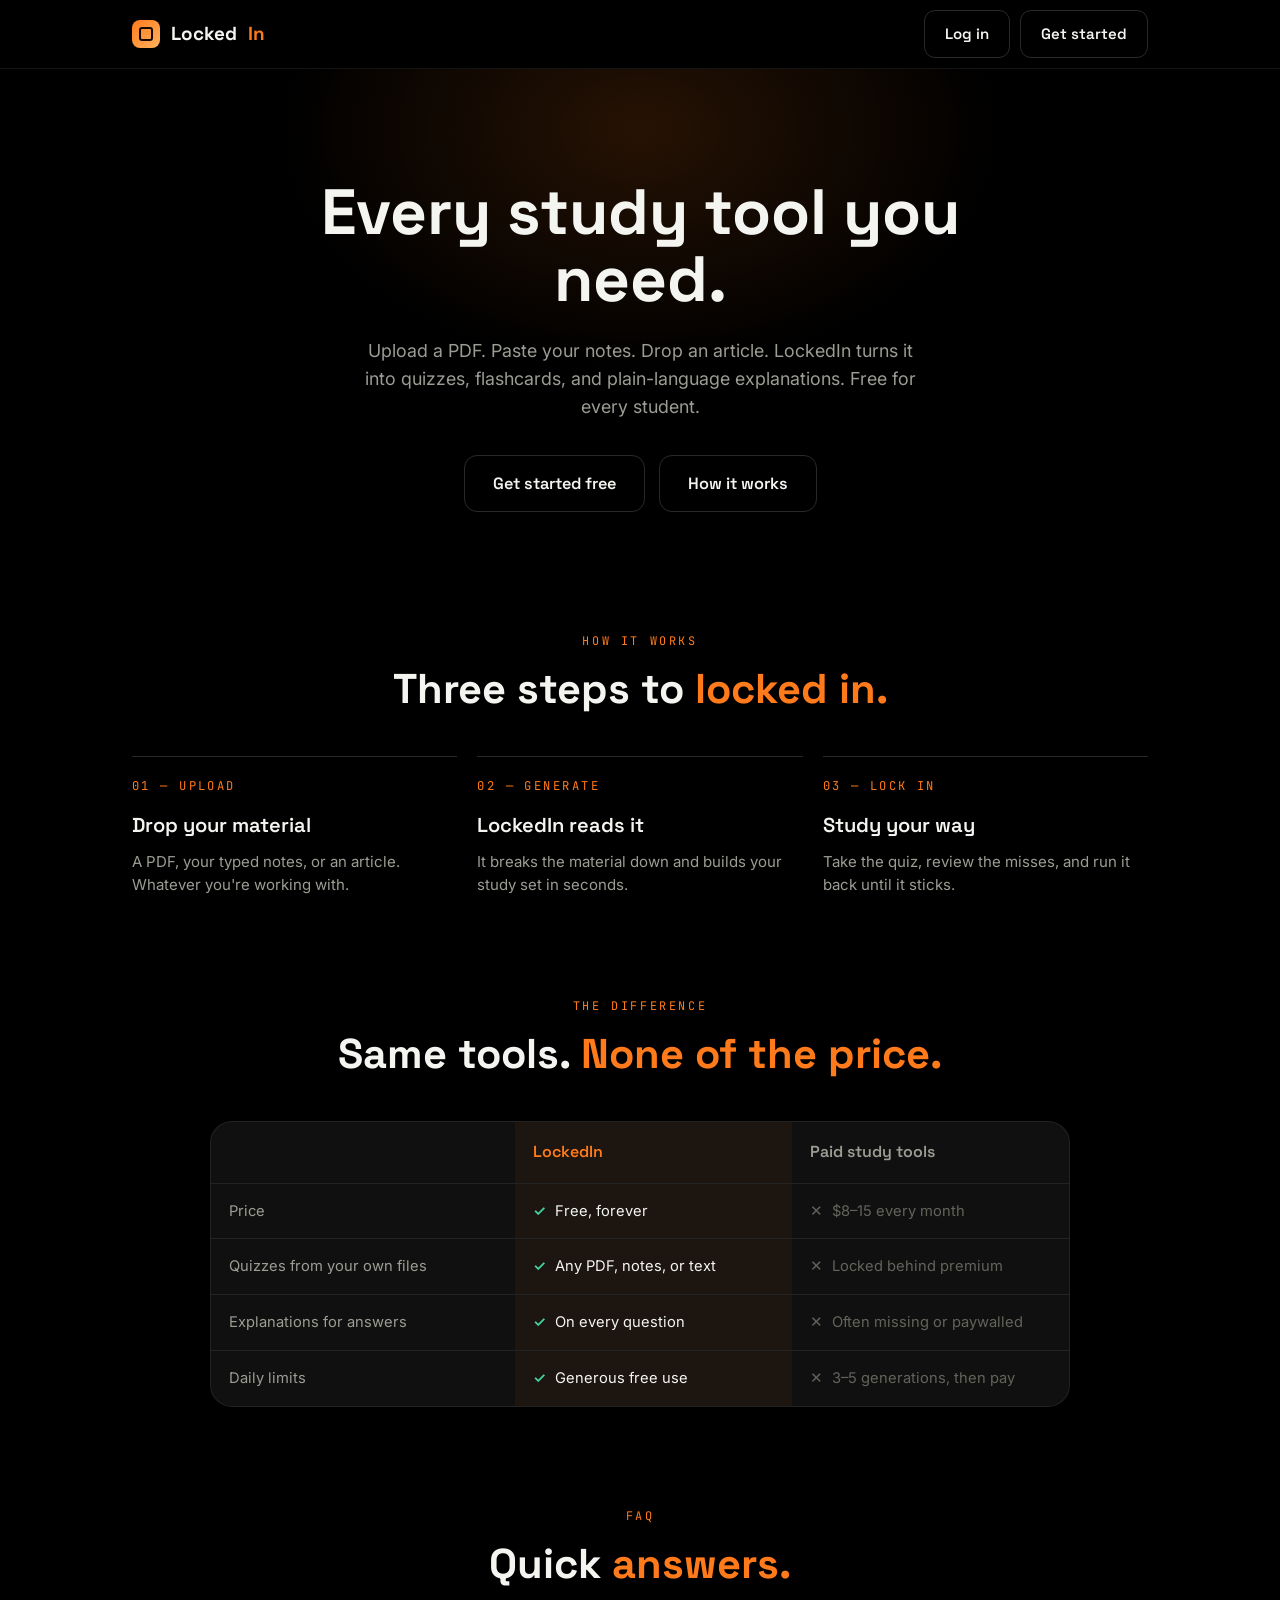
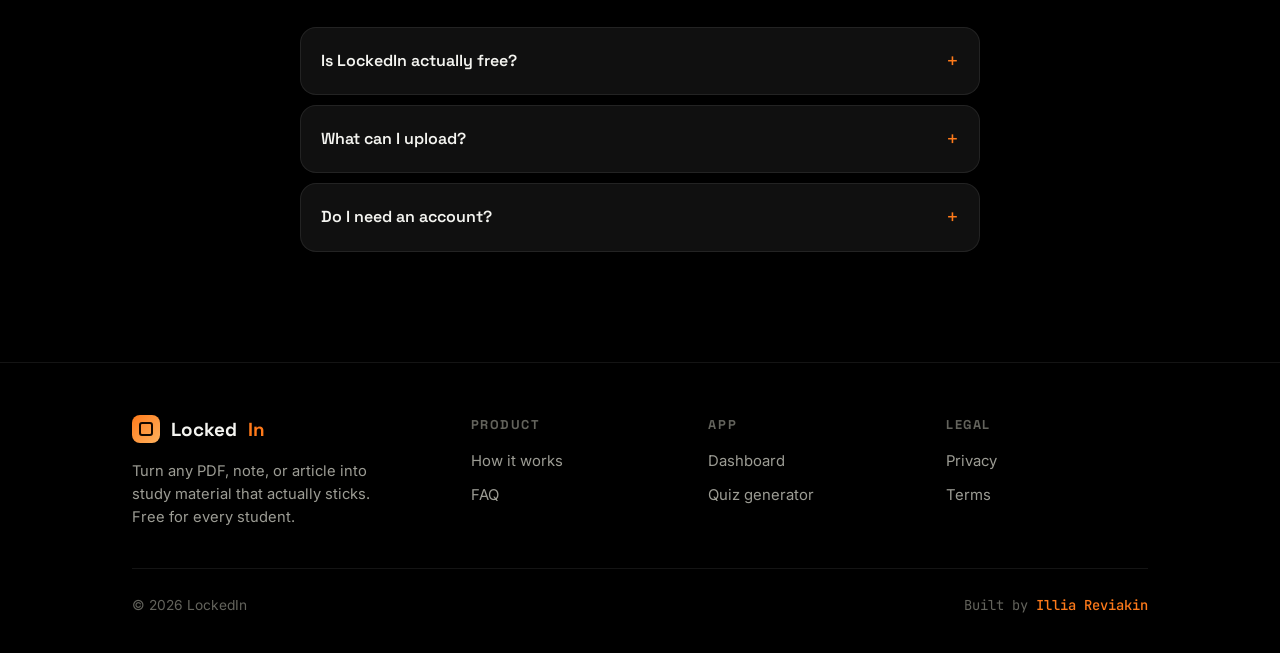
<file: index.html>
<!DOCTYPE html>
<html lang="en">

<head>
    <meta charset="UTF-8">
    <meta name="viewport" content="width=device-width, initial-scale=1.0">

    <title>LockedIn</title>

    <link rel="preconnect" href="https://fonts.googleapis.com">
    <link rel="preconnect" href="https://fonts.gstatic.com" crossorigin>

    <link href="https://fonts.googleapis.com/css2?family=Space+Grotesk:wght@400;500;600;700&family=Inter:wght@400;500;600&family=JetBrains+Mono:wght@400;500&display=swap" rel="stylesheet">

    <link href="css/core/global.css" rel="stylesheet">
    <link href="css/core/loader.css" rel="stylesheet">
    <link href="css/core/footer.css" rel="stylesheet">

    <link href="css/landing.css" rel="stylesheet">
</head>

<body>

<div class="loader" id="loader">
    <div class="loader-brand">
        <span class="loader-mark"></span>
        Locked<span>In</span>
    </div>
    <div class="loader-track">
        <div class="loader-bar"></div>
    </div>
    <span class="loader-label">Locking in</span>
</div>

<nav class="topnav">
    <div class="wrap topnav-inner">
        <a href="index.html" class="brand"><span class="brand-mark"></span>Locked<span>In</span></a>
        <div class="topnav-actions">
            <a href="dashboard.html" class="btn">Log in</a>
            <a href="dashboard.html" class="btn">Get started</a>
        </div>
    </div>
</nav>

<main class="landing">
    <div class="hero-orb" aria-hidden="true"></div>

    <header class="lhero">
        <div class="wrap">
            <h1 class="rise r2">Every study tool you need.</h1>
            <p class="lhero-sub rise r3">Upload a PDF. Paste your notes. Drop an article. LockedIn turns it into quizzes, flashcards, and plain-language explanations. Free for every student.</p>
            <div class="lhero-actions rise r4">
                <a href="dashboard.html" class="btn btn-lg">Get started free</a>
                <a href="#how" class="btn btn-lg">How it works</a>
            </div>
        </div>
    </header>

    <section class="steps reveal" id="how">
        <div class="wrap">
            <div class="section-label mono">How it works</div>
            <h2 class="section-head">Three steps to <em>locked in.</em></h2>
            <div class="step-grid">
                <div class="step">
                    <div class="step-n mono">01 — UPLOAD</div>
                    <h4>Drop your material</h4>
                    <p>A PDF, your typed notes, or an article. Whatever you're working with.</p>
                </div>
                <div class="step">
                    <div class="step-n mono">02 — GENERATE</div>
                    <h4>LockedIn reads it</h4>
                    <p>It breaks the material down and builds your study set in seconds.</p>
                </div>
                <div class="step">
                    <div class="step-n mono">03 — LOCK IN</div>
                    <h4>Study your way</h4>
                    <p>Take the quiz, review the misses, and run it back until it sticks.</p>
                </div>
            </div>
        </div>
    </section>

    <section class="compare reveal">
        <div class="wrap">
            <div class="section-label mono">The difference</div>
            <h2 class="section-head">Same tools. <em>None of the price.</em></h2>
            <div class="cmp-table">
                <div class="cmp-row cmp-head">
                    <div></div>
                    <div class="cmp-us">LockedIn</div>
                    <div class="cmp-them">Paid study tools</div>
                </div>
                <div class="cmp-row">
                    <div class="cmp-label">Price</div>
                    <div class="cmp-us"><span class="yes">✓</span>Free, forever</div>
                    <div class="cmp-them"><span class="no">✕</span>$8–15 every month</div>
                </div>
                <div class="cmp-row">
                    <div class="cmp-label">Quizzes from your own files</div>
                    <div class="cmp-us"><span class="yes">✓</span>Any PDF, notes, or text</div>
                    <div class="cmp-them"><span class="no">✕</span>Locked behind premium</div>
                </div>
                <div class="cmp-row">
                    <div class="cmp-label">Explanations for answers</div>
                    <div class="cmp-us"><span class="yes">✓</span>On every question</div>
                    <div class="cmp-them"><span class="no">✕</span>Often missing or paywalled</div>
                </div>
                <div class="cmp-row">
                    <div class="cmp-label">Daily limits</div>
                    <div class="cmp-us"><span class="yes">✓</span>Generous free use</div>
                    <div class="cmp-them"><span class="no">✕</span>3–5 generations, then pay</div>
                </div>
            </div>
        </div>
    </section>

    <section class="faq reveal" id="faq">
        <div class="wrap">
            <div class="section-label mono">FAQ</div>
            <h2 class="section-head">Quick <em>answers.</em></h2>

            <div class="faq-list">

                <details class="faq-item">
                    <summary>Is LockedIn actually free?<span class="faq-ic">+</span></summary>
                    <p>Yes. No card, no trial, no premium tier hiding the good features. It's built to stay free for students.</p>
                </details>

                <details class="faq-item">
                    <summary>What can I upload?<span class="faq-ic">+</span></summary>
                    <p>PDF, TXT, and Markdown files, or just paste text straight in. More formats like video transcripts are on the roadmap.</p>
                </details>

                <details class="faq-item">
                    <summary>Do I need an account?<span class="faq-ic">+</span></summary>
                    <p>Accounts are coming soon so you can save your sets and track progress. For now you can jump straight in.</p>
                </details>

            </div>

        </div>

    </section>

    <div id="footer-root"></div>
</main>

<script src="js/core/loader.js"></script>
<script src="js/core/includes.js"></script>
<script src="js/pages/landing.js"></script>

</body>
</html>
</file>
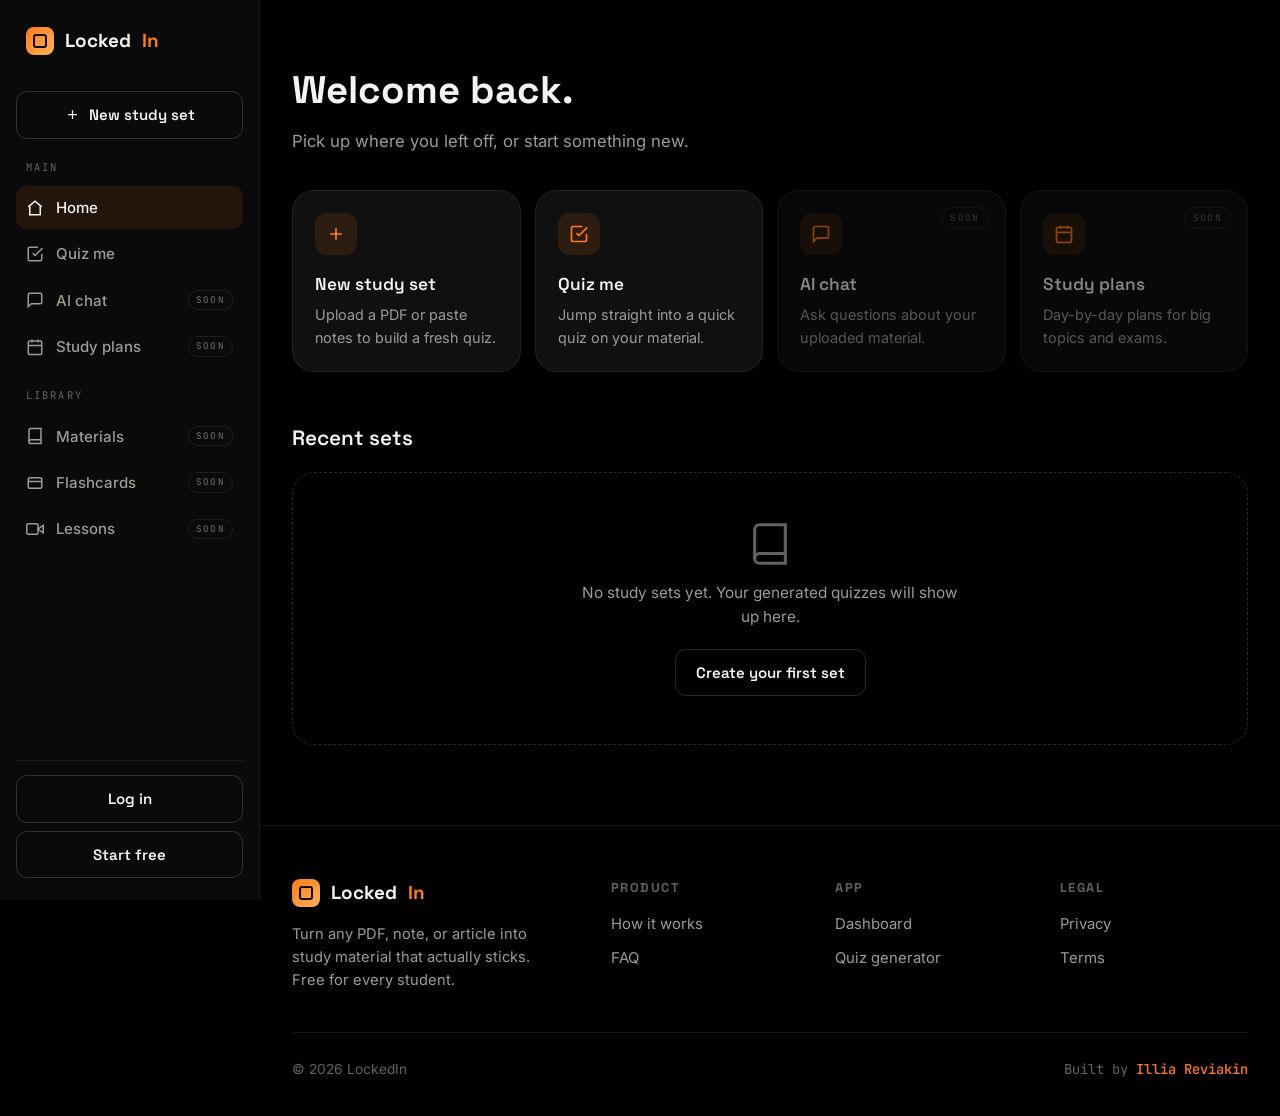
<file: dashboard.html>
<!DOCTYPE html>
<html lang="en">
<head>
    <meta charset="UTF-8">
    <meta name="viewport" content="width=device-width, initial-scale=1.0">

    <title>LockedIn — Home</title>

    <link rel="preconnect" href="https://fonts.googleapis.com">
    <link rel="preconnect" href="https://fonts.gstatic.com" crossorigin>

    <link href="https://fonts.googleapis.com/css2?family=Space+Grotesk:wght@400;500;600;700&family=Inter:wght@400;500;600&family=JetBrains+Mono:wght@400;500&display=swap" rel="stylesheet">

    <link href="css/core/global.css" rel="stylesheet">

    <link href="css/core/loader.css" rel="stylesheet">
    <link href="css/core/nav.css" rel="stylesheet">
    <link href="css/core/footer.css" rel="stylesheet">

    <link href="css/dashboard.css" rel="stylesheet">
</head>

<body>

<div class="loader" id="loader">
    <div class="loader-brand">
        <span class="loader-mark"></span>
        Locked<span>In</span>
    </div>
    <div class="loader-track">
        <div class="loader-bar"></div>
    </div>
    <span class="loader-label">Locking in</span>
</div>

<div id="nav-root"></div>

<div class="content">
    <main class="dash">
        <div class="wrap">
            <header class="dash-head">
                <h1>Welcome back.</h1>
                <p>Pick up where you left off, or start something new.</p>
            </header>

            <section class="dash-actions">
                <a href="study.html" class="action-card">
                    <div class="action-ic">
                        <svg viewBox="0 0 24 24" fill="none" stroke="currentColor" stroke-width="2"><path d="M12 5v14M5 12h14"/></svg>
                    </div>
                    <h3>New study set</h3>
                    <p>Upload a PDF or paste notes to build a fresh quiz.</p>
                </a>
                <a href="study.html" class="action-card">
                    <div class="action-ic">
                        <svg viewBox="0 0 24 24" fill="none" stroke="currentColor" stroke-width="2"><path d="M9 11l3 3L22 4"/><path d="M21 12v7a2 2 0 0 1-2 2H5a2 2 0 0 1-2-2V5a2 2 0 0 1 2-2h11"/></svg>
                    </div>
                    <h3>Quiz me</h3>
                    <p>Jump straight into a quick quiz on your material.</p>
                </a>
                <div class="action-card disabled">
                    <span class="soon-tag mono">SOON</span>
                    <div class="action-ic">
                        <svg viewBox="0 0 24 24" fill="none" stroke="currentColor" stroke-width="2"><path d="M21 15a2 2 0 0 1-2 2H7l-4 4V5a2 2 0 0 1 2-2h14a2 2 0 0 1 2 2z"/></svg>
                    </div>
                    <h3>AI chat</h3>
                    <p>Ask questions about your uploaded material.</p>
                </div>
                <div class="action-card disabled">
                    <span class="soon-tag mono">SOON</span>
                    <div class="action-ic">
                        <svg viewBox="0 0 24 24" fill="none" stroke="currentColor" stroke-width="2"><path d="M8 2v4M16 2v4M3 10h18"/><rect x="3" y="4" width="18" height="18" rx="2"/></svg>
                    </div>
                    <h3>Study plans</h3>
                    <p>Day-by-day plans for big topics and exams.</p>
                </div>
            </section>

            <section class="dash-recent">
                <div class="recent-head">
                    <h2>Recent sets</h2>
                </div>
                <div class="recent-empty">
                    <div class="empty-ic">
                        <svg viewBox="0 0 24 24" fill="none" stroke="currentColor" stroke-width="1.6"><path d="M4 19.5A2.5 2.5 0 0 1 6.5 17H20"/><path d="M6.5 2H20v20H6.5A2.5 2.5 0 0 1 4 19.5v-15A2.5 2.5 0 0 1 6.5 2z"/></svg>
                    </div>
                    <p>No study sets yet. Your generated quizzes will show up here.</p>
                    <a href="study.html" class="btn">Create your first set</a>
                </div>
            </section>
        </div>
    </main>

    <div id="footer-root"></div>
</div>

<script src="js/core/loader.js"></script>
<script src="js/core/includes.js"></script>
</body>
</html>
</file>
<file: css/core/global.css>
:root {
    --ink: #000000;
    --ink-2: #0A0A0A;
    --panel: #101010;
    --panel-2: #171717;
    --line: rgba(255, 255, 255, 0.08);
    --line-strong: rgba(255, 255, 255, 0.16);
    --text: #F4F4F0;
    --muted: #9C9C94;
    --faint: #63635C;
    --accent: #FF7A1A;
    --accent-2: #FFB25E;
    --accent-ink: #140800;
    --ok: #43D6A0;
    --r: 16px;
    --r-lg: 22px;
    --sidebar-w: 260px;
}

* {
    margin: 0;
    padding: 0;
    box-sizing: border-box;
}

html {
    scroll-behavior: smooth;
}

body {
    background: var(--ink);
    color: var(--text);
    font-family: 'Inter', sans-serif;
    line-height: 1.55;
    overflow-x: hidden;
}

.content {
    margin-left: var(--sidebar-w);
}

.wrap {
    max-width: 1080px;
    margin: 0 auto;
    padding: 0 32px;
}

a {
    color: inherit;
    text-decoration: none;
}

.mono {
    font-family: 'JetBrains Mono', monospace;
}

.brand {
    display: flex;
    align-items: center;
    gap: 11px;
    font-family: 'Space Grotesk';
    font-weight: 700;
    font-size: 1.18rem;
}

.brand-mark {
    width: 28px;
    height: 28px;
    border-radius: 8px;
    position: relative;
    background: linear-gradient(135deg, var(--accent), var(--accent-2));
}

.brand-mark::before {
    content: "";
    position: absolute;
    top: 7px;
    left: 7px;
    right: 7px;
    bottom: 7px;
    border: 2px solid var(--accent-ink);
    border-radius: 3px;
}

.brand span {
    color: var(--accent);
}

.btn {
    font-family: 'Space Grotesk';
    font-weight: 600;
    font-size: 0.94rem;
    padding: 11px 20px;
    border-radius: 11px;
    cursor: pointer;
    background: transparent;
    color: var(--text);
    border: 1px solid var(--line-strong);
    transition: 0.2s;
    display: inline-flex;
    align-items: center;
    justify-content: center;
    gap: 9px;
    white-space: nowrap;
}

.btn:hover {
    border-color: var(--accent);
    color: #fff;
    background: rgba(255, 122, 26, 0.06);
}

.btn-lg {
    padding: 15px 28px;
    font-size: 1.02rem;
    border-radius: 13px;
}

.eyebrow {
    display: inline-flex;
    align-items: center;
    gap: 9px;
    font-family: 'JetBrains Mono';
    font-size: 0.74rem;
    letter-spacing: 0.22em;
    color: var(--accent);
    text-transform: uppercase;
    margin-bottom: 26px;
    padding: 7px 13px;
    border: 1px solid var(--line);
    border-radius: 100px;
}

.eyebrow::before {
    content: "";
    width: 6px;
    height: 6px;
    border-radius: 50%;
    background: var(--accent);
}

.section-label {
    font-family: 'JetBrains Mono';
    font-size: 0.74rem;
    letter-spacing: 0.22em;
    color: var(--accent);
    text-transform: uppercase;
    margin-bottom: 16px;
}

.section-head {
    font-family: 'Space Grotesk';
    font-weight: 700;
    font-size: 2.6rem;
    line-height: 1.1;
    max-width: 640px;
}

.section-head em {
    font-style: normal;
    color: var(--accent);
}

@media (max-width: 900px) {
    .content {
        margin-left: 0;
        padding-top: 64px;
    }

    .section-head {
        font-size: 2rem;
    }
}

@media (max-width: 560px) {
    .wrap {
        padding: 0 20px;
    }
}
</file>
<file: css/core/loader.css>
.loader {
    position: fixed;
    top: 0;
    left: 0;
    right: 0;
    bottom: 0;
    z-index: 100;
    background: var(--ink);
    display: flex;
    flex-direction: column;
    align-items: center;
    justify-content: center;
    gap: 26px;
    transition: opacity 0.45s ease, visibility 0.45s ease;
}

.loader.done {
    opacity: 0;
    visibility: hidden;
}

.loader-brand {
    display: flex;
    align-items: center;
    gap: 13px;
    font-family: 'Space Grotesk';
    font-weight: 700;
    font-size: 1.7rem;
}

.loader-brand span {
    color: var(--accent);
}

.loader-mark {
    width: 40px;
    height: 40px;
    border-radius: 12px;
    position: relative;
    background: linear-gradient(135deg, var(--accent), var(--accent-2));
    animation: loaderPulse 1.1s ease-in-out infinite;
}

.loader-mark::before {
    content: "";
    position: absolute;
    top: 10px;
    left: 10px;
    right: 10px;
    bottom: 10px;
    border: 2px solid var(--accent-ink);
    border-radius: 4px;
}

@keyframes loaderPulse {
    0%, 100% {
        opacity: 1;
    }
    50% {
        opacity: 0.7;
    }
}

.loader-track {
    width: 280px;
    max-width: 60vw;
    height: 2px;
    border-radius: 2px;
    background: var(--line);
    overflow: hidden;
}

.loader-bar {
    height: 100%;
    width: 0;
    border-radius: 2px;
    background: linear-gradient(90deg, var(--accent), var(--accent-2));
    animation: loaderFill 0.9s ease-out forwards;
}

@keyframes loaderFill {
    0% {
        width: 0;
    }
    60% {
        width: 72%;
    }
    100% {
        width: 100%;
    }
}

.loader-label {
    font-family: 'JetBrains Mono';
    font-size: 0.68rem;
    letter-spacing: 0.32em;
    color: var(--faint);
    text-transform: uppercase;
}
</file>
<file: css/core/footer.css>
.footer {
    border-top: 1px solid var(--line);
    padding: 52px 0 36px;
    margin-top: 50px;
    position: relative;
    z-index: 1;
}

.foot-grid {
    display: grid;
    grid-template-columns: 1.5fr 1fr 1fr 1fr;
    gap: 36px;
    margin-bottom: 40px;
}

.foot-brand p {
    color: var(--muted);
    font-size: 0.92rem;
    margin-top: 16px;
    max-width: 260px;
}

.foot-free {
    display: inline-block;
    margin-top: 14px;
    font-size: 0.62rem;
    letter-spacing: 0.16em;
    color: var(--ok);
    border: 1px solid rgba(67, 214, 160, 0.3);
    border-radius: 100px;
    padding: 5px 11px;
}

.foot-col h5 {
    font-family: 'Space Grotesk';
    font-size: 0.8rem;
    letter-spacing: 0.12em;
    text-transform: uppercase;
    color: var(--faint);
    margin-bottom: 15px;
}

.foot-col a {
    display: block;
    color: var(--muted);
    font-size: 0.93rem;
    margin-bottom: 11px;
    transition: color 0.2s;
}

.foot-col a:hover {
    color: var(--accent);
}

.foot-bottom {
    display: flex;
    justify-content: space-between;
    align-items: center;
    padding-top: 26px;
    border-top: 1px solid var(--line);
    flex-wrap: wrap;
    gap: 12px;
}

.foot-bottom span {
    color: var(--faint);
    font-size: 0.86rem;
}

.foot-bottom .made b {
    color: var(--accent);
    font-weight: 500;
}

@media (max-width: 900px) {
    .foot-grid {
        grid-template-columns: 1fr 1fr;
    }
}

@media (max-width: 560px) {
    .foot-grid {
        grid-template-columns: 1fr;
    }
}
</file>
<file: css/landing.css>
.topnav {
    position: sticky;
    top: 0;
    z-index: 50;
    background: var(--ink);
    border-bottom: 1px solid var(--line);
}

.topnav-inner {
    display: flex;
    align-items: center;
    justify-content: space-between;
    height: 68px;
}

.topnav-actions {
    display: flex;
    gap: 10px;
}

.landing {
    position: relative;
    overflow: hidden;
}

.hero-orb {
    position: absolute;
    top: -180px;
    left: 50%;
    margin-left: -360px;
    width: 720px;
    height: 480px;
    background: radial-gradient(closest-side, rgba(255, 122, 26, 0.15), transparent);
    pointer-events: none;
    animation: orbPulse 6s ease-in-out infinite;
}

@keyframes orbPulse {
    0%, 100% {
        opacity: 0.7;
    }
    50% {
        opacity: 1;
    }
}

.lhero {
    padding: 110px 0 60px;
    text-align: center;
    position: relative;
}

.lhero h1 {
    font-family: 'Space Grotesk';
    font-weight: 700;
    font-size: 4rem;
    line-height: 1.05;
    max-width: 820px;
    margin: 0 auto;
}

.lhero h1 em {
    font-style: normal;
    color: var(--accent);
}

.lhero-sub {
    color: var(--muted);
    font-size: 1.12rem;
    max-width: 560px;
    margin: 24px auto 34px;
}

.lhero-actions {
    display: flex;
    gap: 14px;
    justify-content: center;
    flex-wrap: wrap;
}

.rise {
    opacity: 0;
    animation: riseIn 0.7s ease-out forwards;
}

.rise.r1 { animation-delay: 0.05s; }
.rise.r2 { animation-delay: 0.15s; }
.rise.r3 { animation-delay: 0.28s; }
.rise.r4 { animation-delay: 0.4s; }

@keyframes riseIn {
    from {
        opacity: 0;
        transform: translateY(22px);
    }
    to {
        opacity: 1;
        transform: translateY(0);
    }
}

.reveal {
    opacity: 0;
    transform: translateY(26px);
    transition: 0.7s ease;
}

.reveal.in {
    opacity: 1;
    transform: translateY(0);
}

.steps {
    padding: 60px 0 40px;
}

.landing .section-label,
.landing .section-head {
    text-align: center;
    margin-left: auto;
    margin-right: auto;
}

.step-grid {
    display: grid;
    grid-template-columns: 1fr 1fr 1fr;
    gap: 20px;
    margin-top: 44px;
}

.step {
    border-top: 1px solid var(--line-strong);
    padding-top: 20px;
    text-align: left;
}

.step-n {
    font-family: 'JetBrains Mono';
    font-size: 0.76rem;
    color: var(--accent);
    letter-spacing: 0.2em;
    margin-bottom: 14px;
}

.step h4 {
    font-family: 'Space Grotesk';
    font-weight: 600;
    font-size: 1.26rem;
    margin-bottom: 9px;
}

.step p {
    color: var(--muted);
    font-size: 0.94rem;
}

.compare {
    padding: 60px 0 40px;
}

.cmp-table {
    max-width: 860px;
    margin: 44px auto 0;
    border: 1px solid var(--line);
    border-radius: var(--r-lg);
    overflow-x: auto;
    background: var(--panel);
}

.cmp-row {
    display: grid;
    grid-template-columns: 1.1fr 1fr 1fr;
    border-bottom: 1px solid var(--line);
    min-width: 560px;
}

.cmp-row:last-child {
    border-bottom: none;
}

.cmp-row > div {
    padding: 16px 18px;
    font-size: 0.92rem;
    display: flex;
    align-items: center;
    gap: 9px;
}

.cmp-head > div {
    font-family: 'Space Grotesk';
    font-weight: 600;
    font-size: 1rem;
    padding: 18px;
}

.cmp-head .cmp-us {
    color: var(--accent);
}

.cmp-head .cmp-them {
    color: var(--muted);
}

.cmp-label {
    color: var(--muted);
}

.cmp-us {
    background: rgba(255, 122, 26, 0.05);
    color: var(--text);
}

.cmp-them {
    color: var(--faint);
}

.yes {
    color: var(--ok);
    font-weight: 600;
}

.no {
    color: var(--faint);
}

.faq {
    padding: 60px 0 50px;
}

.faq-list {
    max-width: 680px;
    margin: 40px auto 0;
}

.faq-item {
    border: 1px solid var(--line);
    border-radius: var(--r);
    background: var(--panel);
    margin-bottom: 10px;
    transition: border-color 0.2s;
}

.faq-item[open] {
    border-color: var(--line-strong);
}

.faq-item summary {
    list-style: none;
    cursor: pointer;
    display: flex;
    align-items: center;
    justify-content: space-between;
    gap: 14px;
    padding: 17px 20px;
    font-family: 'Space Grotesk';
    font-weight: 600;
    font-size: 1rem;
}

.faq-item summary::-webkit-details-marker {
    display: none;
}

.faq-ic {
    color: var(--accent);
    font-size: 1.3rem;
    font-weight: 400;
    transition: transform 0.25s ease;
}

.faq-item[open] .faq-ic {
    transform: rotate(45deg);
}

.faq-item p {
    padding: 0 20px 18px;
    color: var(--muted);
    font-size: 0.94rem;
}

@media (max-width: 900px) {
    .lhero h1 {
        font-size: 2.6rem;
    }
}

@media (max-width: 700px) {
    .step-grid {
        grid-template-columns: 1fr;
    }

    .lhero {
        padding: 70px 0 50px;
    }

    .topnav-actions .btn {
        padding: 9px 14px;
        font-size: 0.88rem;
    }
}
</file>
<file: css/core/nav.css>
.sidebar {
    position: fixed;
    top: 0;
    left: 0;
    bottom: 0;
    width: var(--sidebar-w);
    background: var(--ink-2);
    border-right: 1px solid var(--line);
    display: flex;
    flex-direction: column;
    padding: 22px 16px;
    z-index: 60;
    transition: transform 0.28s ease;
}

.side-brand {
    padding: 4px 10px 22px;
}

.side-nav {
    flex: 1;
    display: flex;
    flex-direction: column;
    gap: 3px;
    overflow-y: auto;
}

.side-label {
    font-size: 0.66rem;
    letter-spacing: 0.2em;
    text-transform: uppercase;
    color: var(--faint);
    padding: 16px 10px 8px;
}

.side-link {
    display: flex;
    align-items: center;
    gap: 12px;
    padding: 10px;
    border-radius: 10px;
    color: var(--muted);
    font-size: 0.94rem;
    font-weight: 500;
    position: relative;
    transition: 0.18s;
}

.side-link svg {
    width: 18px;
    height: 18px;
}

.side-link:hover {
    background: rgba(255, 255, 255, 0.04);
    color: var(--text);
}

.side-link.active {
    background: rgba(255, 122, 26, 0.1);
    color: var(--text);
}

.side-link.active::before {
    content: "";
    position: absolute;
    left: -16px;
    top: 8px;
    bottom: 8px;
    width: 3px;
    border-radius: 0 3px 3px 0;
    background: var(--accent);
}

.side-link .soon {
    margin-left: auto;
    font-family: 'JetBrains Mono';
    font-size: 0.58rem;
    letter-spacing: 0.14em;
    color: var(--faint);
    border: 1px solid var(--line);
    border-radius: 100px;
    padding: 2px 7px;
}

.side-upload {
    margin: 14px 0 4px;
}

.side-upload .btn {
    width: 100%;
}

.side-bottom {
    border-top: 1px solid var(--line);
    padding-top: 14px;
    display: flex;
    flex-direction: column;
    gap: 8px;
}

.side-bottom .free-note {
    font-family: 'JetBrains Mono';
    font-size: 0.64rem;
    letter-spacing: 0.12em;
    color: var(--ok);
    text-align: center;
    padding-bottom: 4px;
}

.topbar {
    display: none;
    position: fixed;
    top: 0;
    left: 0;
    right: 0;
    height: 64px;
    align-items: center;
    justify-content: space-between;
    padding: 0 20px;
    background: var(--ink);
    border-bottom: 1px solid var(--line);
    z-index: 55;
}

.menu-toggle {
    background: none;
    border: 1px solid var(--line-strong);
    border-radius: 10px;
    width: 40px;
    height: 40px;
    cursor: pointer;
    color: var(--text);
}

.menu-toggle span {
    display: block;
    width: 16px;
    height: 2px;
    background: currentColor;
    margin: 3px auto;
    transition: 0.25s;
}

.side-overlay {
    display: none;
    position: fixed;
    top: 0;
    left: 0;
    right: 0;
    bottom: 0;
    background: rgba(0, 0, 0, 0.55);
    z-index: 58;
    opacity: 0;
    transition: opacity 0.25s;
}

@media (max-width: 900px) {
    .sidebar {
        transform: translateX(-100%);
    }

    body.side-open .sidebar {
        transform: translateX(0);
    }

    .topbar {
        display: flex;
    }

    .side-overlay {
        display: block;
        pointer-events: none;
    }

    body.side-open .side-overlay {
        opacity: 1;
        pointer-events: auto;
    }

    body.side-open .menu-toggle span:nth-child(1) {
        transform: translateY(5px) rotate(45deg);
    }

    body.side-open .menu-toggle span:nth-child(2) {
        opacity: 0;
    }

    body.side-open .menu-toggle span:nth-child(3) {
        transform: translateY(-5px) rotate(-45deg);
    }
}
</file>
<file: css/dashboard.css>
.dash {
    padding: 60px 0 30px;
    min-height: 70vh;
}

.dash-head h1 {
    font-family: 'Space Grotesk';
    font-weight: 700;
    font-size: 2.4rem;
}

.dash-head p {
    color: var(--muted);
    font-size: 1.05rem;
    margin-top: 8px;
}

.dash-actions {
    display: grid;
    grid-template-columns: 1fr 1fr 1fr 1fr;
    gap: 14px;
    margin-top: 36px;
}

.action-card {
    position: relative;
    background: var(--panel);
    border: 1px solid var(--line);
    border-radius: var(--r-lg);
    padding: 22px;
    transition: 0.25s ease;
}

.action-card:hover {
    transform: translateY(-4px);
    border-color: var(--line-strong);
    background: var(--panel-2);
}

.action-card.disabled {
    opacity: 0.55;
    cursor: default;
}

.action-card.disabled:hover {
    transform: none;
    border-color: var(--line);
    background: var(--panel);
}

.action-ic {
    width: 42px;
    height: 42px;
    border-radius: 12px;
    background: rgba(255, 122, 26, 0.12);
    display: flex;
    align-items: center;
    justify-content: center;
    color: var(--accent);
    margin-bottom: 16px;
}

.action-ic svg {
    width: 20px;
    height: 20px;
}

.action-card h3 {
    font-family: 'Space Grotesk';
    font-weight: 600;
    font-size: 1.08rem;
    margin-bottom: 7px;
}

.action-card p {
    color: var(--muted);
    font-size: 0.9rem;
}

.soon-tag {
    position: absolute;
    top: 16px;
    right: 16px;
    font-size: 0.58rem;
    letter-spacing: 0.14em;
    color: var(--faint);
    border: 1px solid var(--line);
    border-radius: 100px;
    padding: 3px 8px;
}

.dash-recent {
    margin-top: 50px;
}

.recent-head h2 {
    font-family: 'Space Grotesk';
    font-weight: 600;
    font-size: 1.3rem;
}

.recent-empty {
    margin-top: 18px;
    border: 1.5px dashed var(--line-strong);
    border-radius: var(--r-lg);
    padding: 48px 24px;
    text-align: center;
}

.empty-ic {
    width: 46px;
    height: 46px;
    margin: 0 auto 14px;
    color: var(--faint);
}

.empty-ic svg {
    width: 100%;
    height: 100%;
}

.recent-empty p {
    color: var(--muted);
    font-size: 0.96rem;
    max-width: 380px;
    margin: 0 auto 20px;
}

@media (max-width: 1100px) {
    .dash-actions {
        grid-template-columns: 1fr 1fr;
    }
}

@media (max-width: 560px) {
    .dash {
        padding: 40px 0 20px;
    }

    .dash-head h1 {
        font-size: 1.9rem;
    }

    .dash-actions {
        grid-template-columns: 1fr;
    }
}
</file>
